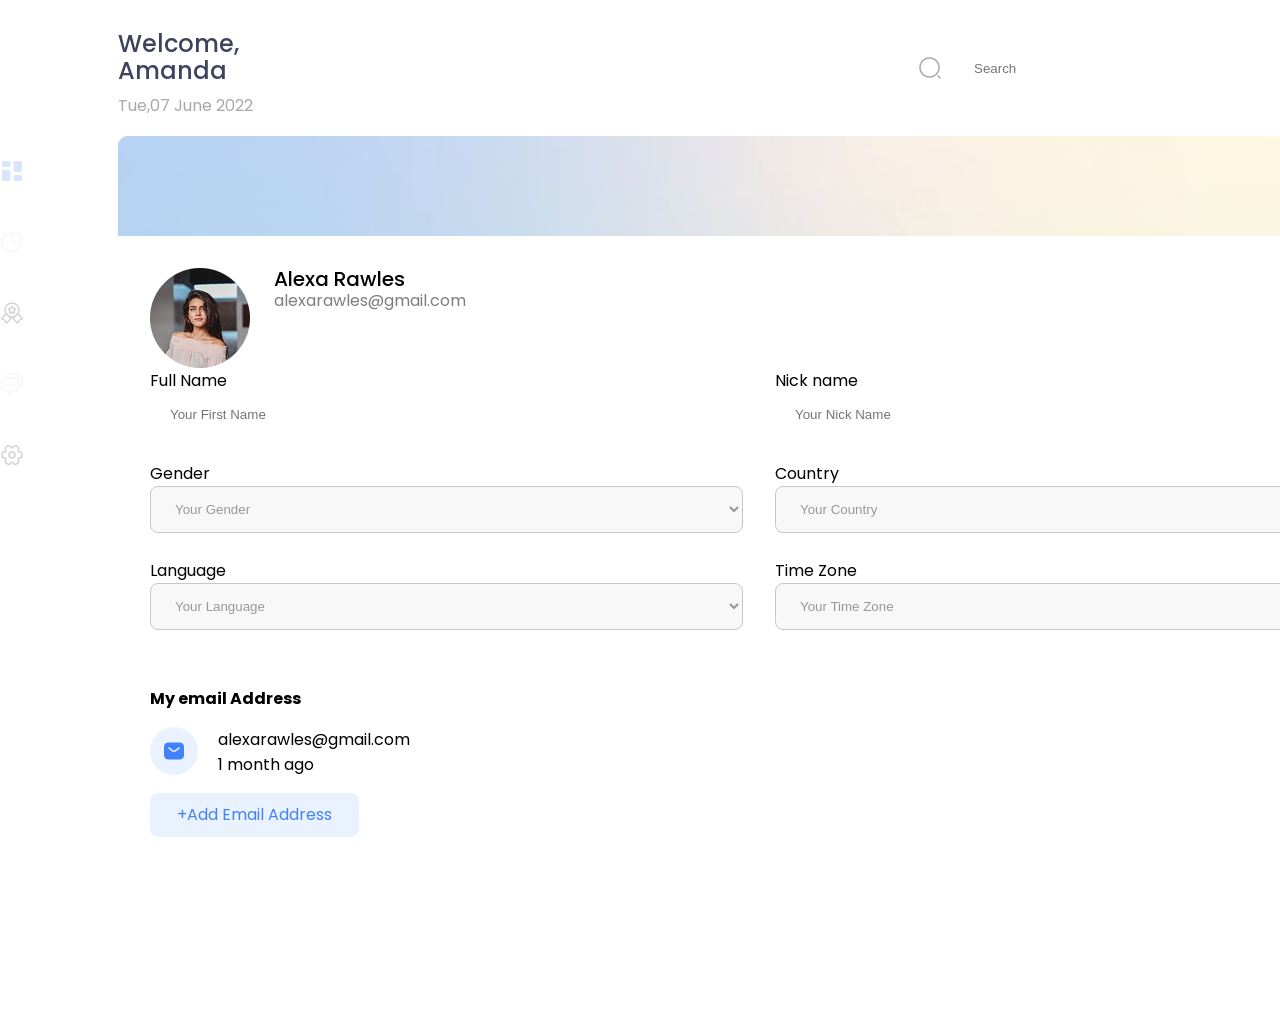
<file: index.html>
<!DOCTYPE html>
<html>
    <head>
        <meta charset="UTF-8">
        <title>Bai tap 5</title>
        <link rel="stylesheet" href="thuoctinh5.css">
    </head>
    <body>
        <div class="khung">
            <div class="thanhben">
                <div class="othanhben">
                    <div class="oicon">
                        <img src="ảnh/icon1.svg" class="anh1">
                        <img src="ảnh/icon2.svg" class="anh1">
                        <img src="ảnh/icon3.svg" class="anh1">
                        <img src="ảnh/icon4.svg" class="anh1">
                        <img src="ảnh/icon5.svg" class="anh1">
                    </div>
                </div>
            </div>
            <div class="phanchinh">
                <div class="odau">
                    <div class="oLoiChao">
                        <b class="loiChao">Welcome, Amanda</b>
                        <p class="ngay">Tue,07 June 2022</p>
                    </div>
                    <div class="odaubenphai">
                        <div class="otimkiem">
                            <img src="ảnh/timkiem.png" style="width: 24px; height: 24px;">
                            <input type="text" placeholder="Search" style="border: 0;">
                        </div>
                        <img src="ảnh/thongbao.png" class="anh2">
                        <img src="ảnh/chandung.png" class="anh2" style="border-radius: 10px">
                    </div>
                </div>
                <div class="khungND">
                    <div class="oanh">
                        <img src="ảnh/mau.png" style="width:100%">
                    </div>
                    <div class="oGT">
                        <div class="oGT-CN">
                            <div style="display: flex; gap: 24px">
                                <img src="ảnh/chandung2.png">
                                <div style="width: 198px; height: 60px;">
                                    <b class="ten">Alexa Rawles</b>
                                    <p class="diachi">alexarawles@gmail.com</p>
                                </div>
                            </div>
                            <div class="nutedit">
                                <p>Edit</p>
                            </div>
                        </div>
                        <div>
                            <div class="onhap">
                                <div class="odien">
                                    <div>
                                        <label>Full Name</label><br>
                                        <input type="text" placeholder="Your First Name">
                                    </div>
                                    <div>
                                        <label>Nick name</label><br>
                                        <input type="text" placeholder="Your Nick Name">
                                    </div>
                                    <div>
                                        <label>Gender</label><br>
                                        <select>
                                            <option>Your Gender</option>
                                        </select>
                                    </div>
                                    <div>
                                        <label>Country</label><br>
                                        <select>
                                            <option>Your Country</option>
                                        </select>
                                    </div>
                                    <div>
                                        <label>Language</label><br>
                                        <select>
                                            <option>Your Language</option>
                                        </select>
                                    </div>
                                    <div>
                                        <label>Time Zone</label><br>
                                        <select>
                                            <option>Your Time Zone</option>
                                        </select>
                                    </div>
                                </div>
                                <div class="ocuoibentrai">
                                    <b>My email Address</b>
                                    <div class="osms">
                                        <div class="otron">
                                            <img src="ảnh/sms.png" style="width: 24px; height: 24px;">
                                        </div>
                                        <div>
                                            <p>alexarawles@gmail.com</p>
                                            <p>1 month ago</p>
                                        </div>
                                    </div>
                                    <div class="ocongemail">
                                        <b class="DiaChi">+Add Email Address</b>
                                    </div>
                                </div>
                            </div>
                        </div>
                    </div>
                </div>
            </div>
        </div>
    </body>
</html>
</file>
<file: thuoctinh5.css>
@import url('https://fonts.googleapis.com/css2?family=Lora:ital,wght@0,400..700;1,400..700&family=Poppins:ital,wght@0,100;0,200;0,300;0,400;0,500;0,600;0,700;0,800;0,900;1,100;1,200;1,300;1,400;1,500;1,600;1,700;1,800;1,900&display=swap');
*{
    margin: 0;
    padding: 0;
    box-sizing: border-box;
}
body{
    font-family: 'Poppins';
}
.khung{
    display: flex;
    min-width: 1440px;
    min-height: 1024px;
    flex-wrap: wrap;
}
.thanhben{
    width: 78px;
    height: 1024px;
    display: flex;
    justify-content: center;

}
.othanhben{
    width: 78px;
    height: 325px;
    padding-top: 159px;
}
.oicon{
    display:flex;
    flex-direction: column;
    gap: 47px;
}
.anh1{
    width: 24px;
    height: 24px;
    opacity: 0.2;
}
.phanchinh{
    flex:1;
    padding: 32px 40px;
    display: flex;
    flex-direction: column;
    gap: 32px;
}
.odau{
    display: flex;
    width: 100%;
    align-items: center;
    justify-content: space-between;
}
.oLoiChao{
    width: 233px;
    height: 72px;
}
.loiChao{
    width: 233px;
    height: 36px;
    font-weight: 500;
    font-size: 24px;
    line-height: 100%;
    letter-spacing: 0px;
    color: #3E435D;
}
.ngay{
    width: 139px;
    height: 24px;
    margin-top: 12px;
    font-weight: 400;
    font-size: 16px;
    line-height: 100%;
    letter-spacing: 0px;
    color: #Ada7a7;
}
.odaubenphai{
    display: flex;
    width: 498px;
    height: 52px;
    gap: 20px;
    justify-content: flex-end;
}
.otimkiem{
    width: 354px;
    height: 52px;
    border-radius: 8px;
    background-color: #FFFFFF;
    display: flex;
    align-items: center;
    padding: 0 16px;
    gap:12px
}
.nutedit{
    padding: 10px 24px;
    background-color: #4182F9;
    color: #FFFFFF;
    border: none;
    border-radius: 8px;
    font-weight: 500;
    cursor: pointer;
}
.anh2{
    width: 52px;
    height: 52px;
}
.khungND{
    width: 1282px;
    height: 856px;  
}
.oanh{
    width: 1282px;
    height: 100px;
}
.oGT{
    width: 1218px;
    height: 653px;
    gap: 30px;
    margin-top: 32px;
    margin-left: 32px;
}
.oGT-dau{
    width: 1218px;
    height: 100px;
    display: flex;
    justify-content: space-between;
}
.oGT-CN{
    display: flex;
    justify-content: space-between;
    align-items: center;
    width: 100%;
    outline: none;
    gap: 24px;
}
.ten{
    width: 132px;
    height: 30px;
    font-weight: 500;
    font-size: 20px;
    line-height: 100%;
    letter-spacing: 0px;
    color: #000000;
}
.diachi{
    width: 198px;
    height: 24px;
    opacity: 0.5;
    font-weight: 400;
    font-size: 16px;
    line-height: 100%;
    letter-spacing: 0px;
    color: #000000;
}
.onhap{
    width: 1218px;
    height: 314px;
    display: flex;
    flex-direction: column;
    gap: 32px;
}
.odien{
    width: 1218px;
    height: 314px;
    display: grid;
    grid-template-columns: repeat(2, 1fr);
    grid-template-rows: repeat(3, auto);
    row-gap: 25px;
    column-gap: 32px;
}
input[type=text]{
    border: none;
    border-radius: 8px;
    display: flex;
    justify-content: space-between;
    padding:14px 20px 14px 20px;
    width: 100%;
}
select{
    border-radius: 8px;
    display: flex;
    justify-content: space-between;
    padding:14px 20px 14px 20px;
    width: 100%;
    opacity: 0.4;
}
.ocuoibentrai{
    display: flex;
    flex-direction: column;
    gap: 16px;
    margin-top: 24px;
}
.osms{
    display: flex;
    gap:20px;
}
.ocongemail{
    background-color: rgba(65, 130, 249, 0.1);
    height: 44px;
    width: 209px;
    border-radius: 8px;
    display: flex;
    justify-content: center;
    align-items: center;
}
.DiaChi{
    font-weight: 400;
    font-size: 16px;
    line-height: 100%;
    letter-spacing: 0px;
    color: #4182f9;
}
.otron{
    height: 48px;
    width: 48px;
    background-color: rgba(65, 130, 249, 0.1);
    border-radius: 50%;
    display: flex;
    align-items: center;
    justify-content: center;

}
</file>
